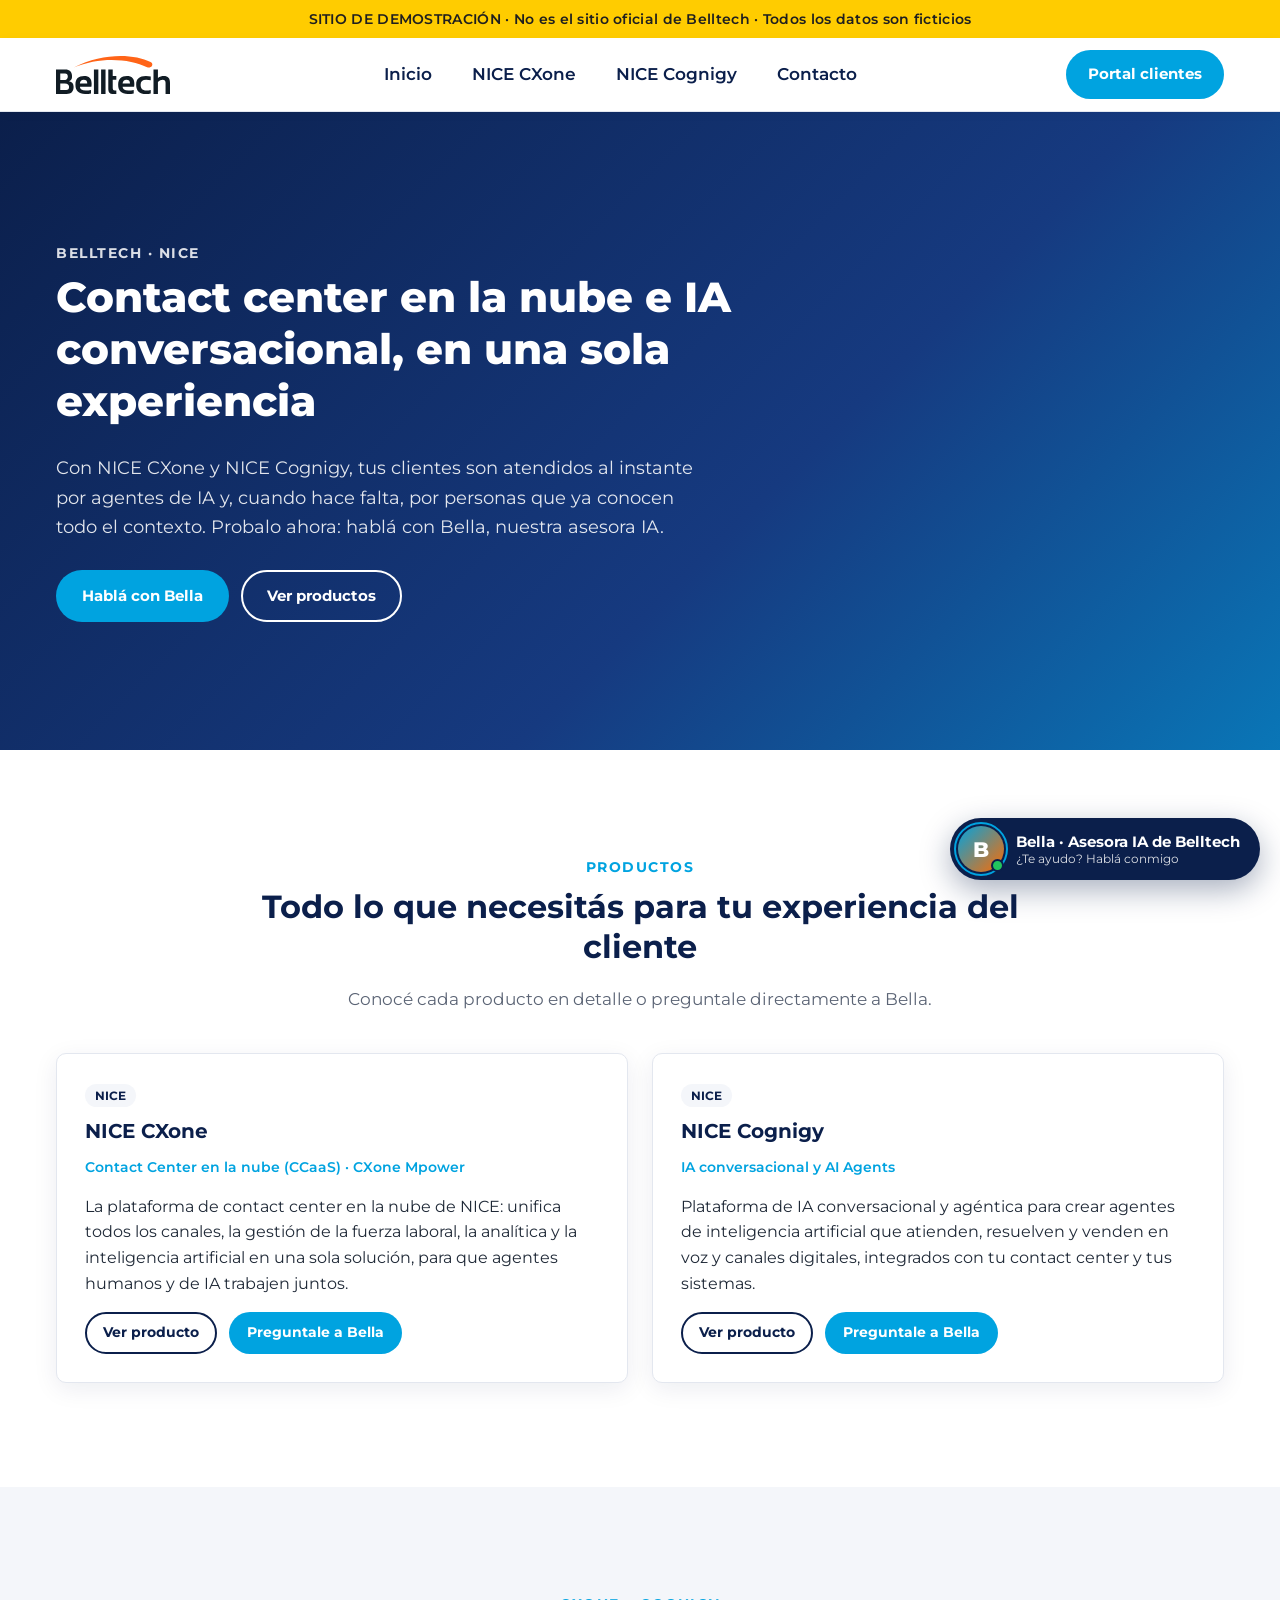
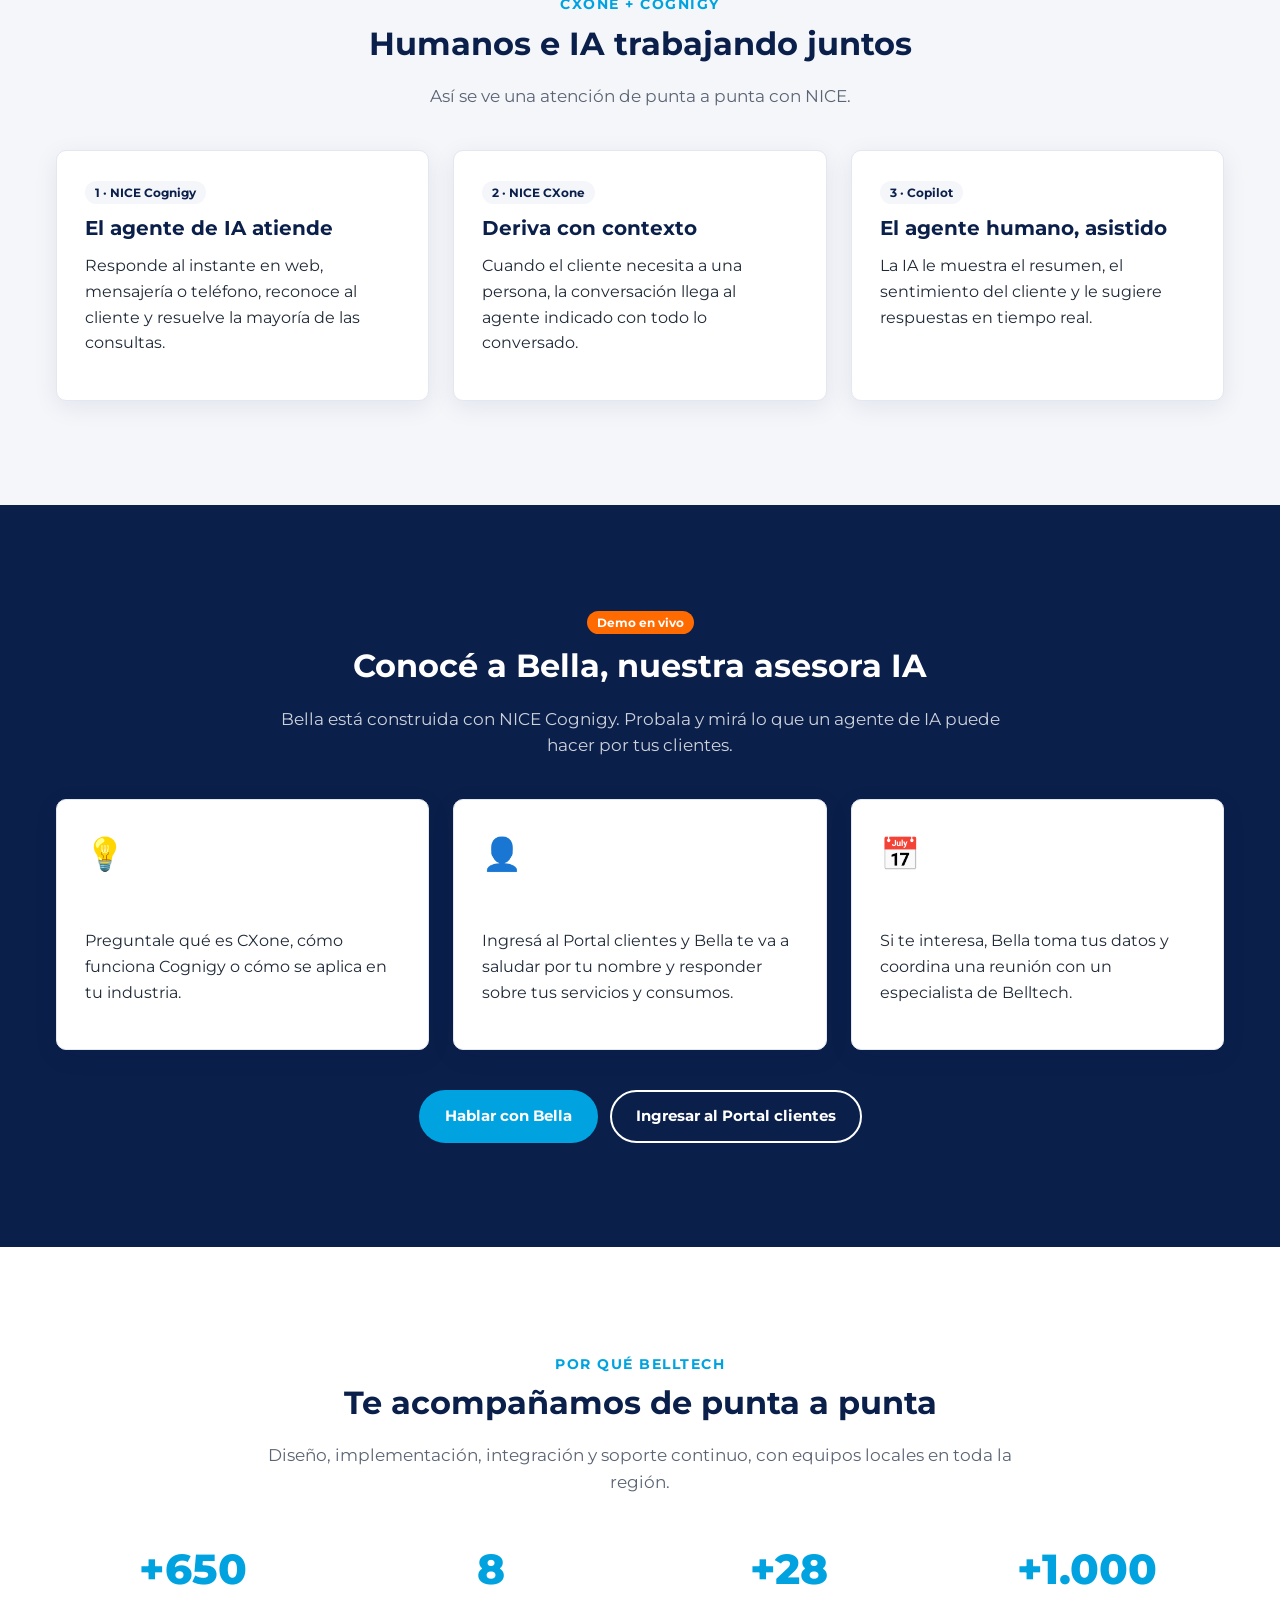
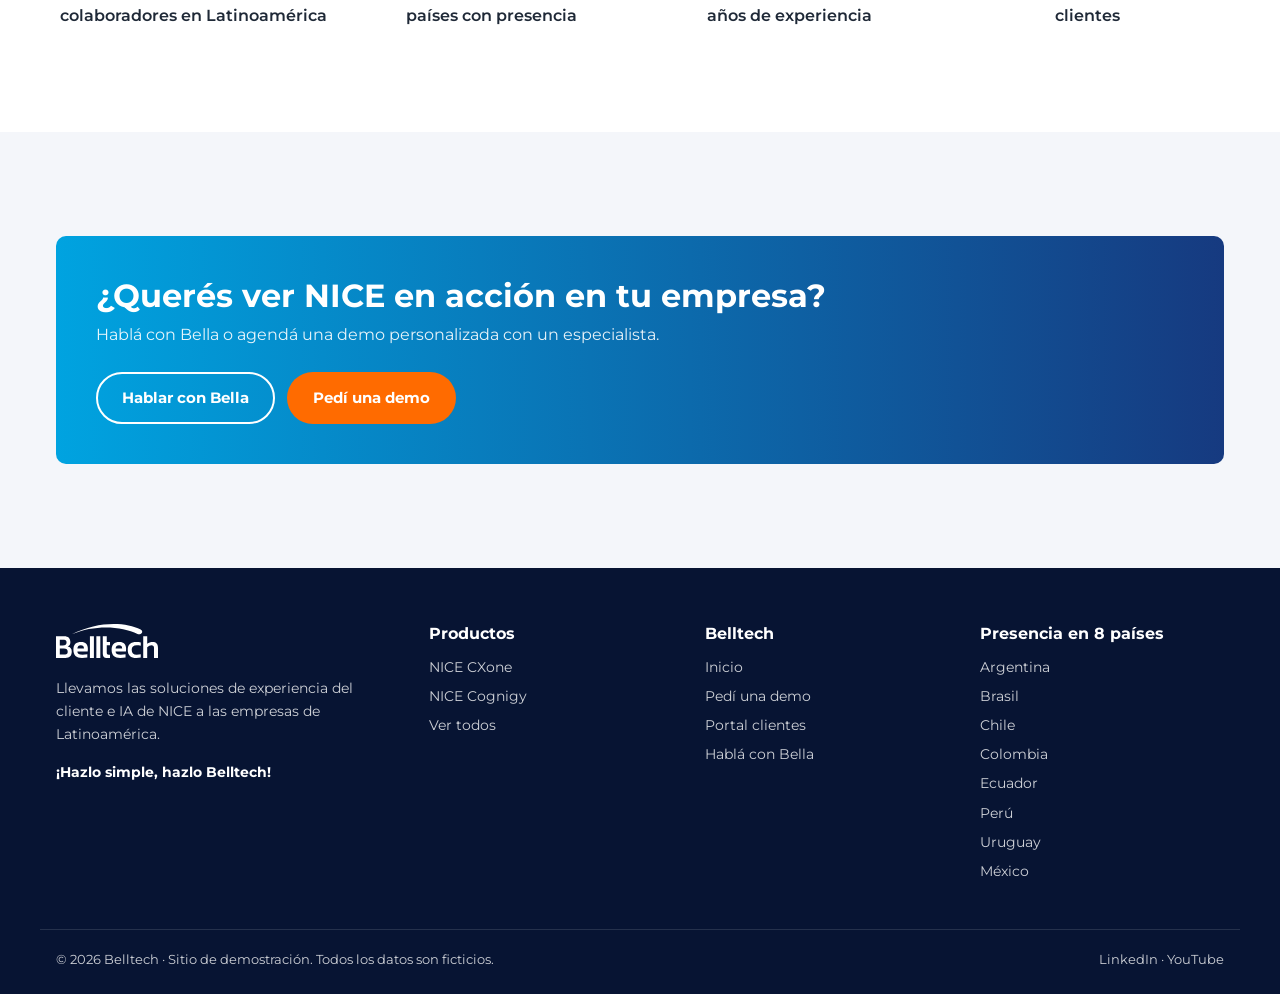
<file: index.html>
<!DOCTYPE html>
<html lang="es">
<head>
  <meta charset="UTF-8">
  <meta name="viewport" content="width=device-width, initial-scale=1.0">
  <!-- Evita que Google indexe la réplica como si fuera el sitio oficial -->
  <meta name="robots" content="noindex, nofollow">
  <title>Belltech | Experiencia del cliente con IA de NICE (Demo)</title>
  <meta name="description" content="Sitio de demostración de Belltech con NICE CXone y NICE Cognigy.">
  <!-- ?v= es la versión: subirla cuando cambie el CSS para evitar la caché -->
  <link rel="stylesheet" href="assets/css/estilos.css?v=5">
</head>
<body>
  <!-- Banner DEMO, encabezado, pie y burbuja del agente IA los inserta assets/js/comun.js -->

  <main>

    <!-- ===================== HERO ===================== -->
    <section class="hero">
      <div class="contenedor">
        <span class="seccion__antetitulo" style="color:#ffffff;opacity:.85;">Belltech · NICE</span>
        <h1>Contact center en la nube e IA conversacional, en una sola experiencia</h1>
        <p>Con NICE CXone y NICE Cognigy, tus clientes son atendidos al instante por agentes de IA y, cuando hace falta, por personas que ya conocen todo el contexto. Probalo ahora: hablá con Bella, nuestra asesora IA.</p>
        <div class="botonera">
          <a class="btn btn--primario" href="#" data-accion="abrir-chat">Hablá con Bella</a>
          <a class="btn btn--claro" href="#productos">Ver productos</a>
        </div>
      </div>
    </section>

    <!-- ===================== PRODUCTOS (desde el catálogo) ===================== -->
    <section class="seccion" id="productos">
      <div class="contenedor">
        <div class="seccion__encabezado">
          <span class="seccion__antetitulo">Productos</span>
          <h2>Todo lo que necesitás para tu experiencia del cliente</h2>
          <p class="seccion__bajada">Conocé cada producto en detalle o preguntale directamente a Bella.</p>
        </div>
        <!-- Las tarjetas las arma assets/js/catalogo.js a partir de catalogo/ -->
        <div id="home-productos">
          <p style="text-align:center;">Cargando productos…</p>
        </div>
      </div>
    </section>

    <!-- ===================== CÓMO FUNCIONAN JUNTOS ===================== -->
    <section class="seccion seccion--suave">
      <div class="contenedor">
        <div class="seccion__encabezado">
          <span class="seccion__antetitulo">CXone + Cognigy</span>
          <h2>Humanos e IA trabajando juntos</h2>
          <p class="seccion__bajada">Así se ve una atención de punta a punta con NICE.</p>
        </div>

        <div class="grilla grilla--3">
          <div class="tarjeta">
            <span class="etiqueta">1 · NICE Cognigy</span>
            <h3 style="margin-top:12px;">El agente de IA atiende</h3>
            <p>Responde al instante en web, mensajería o teléfono, reconoce al cliente y resuelve la mayoría de las consultas.</p>
          </div>
          <div class="tarjeta">
            <span class="etiqueta">2 · NICE CXone</span>
            <h3 style="margin-top:12px;">Deriva con contexto</h3>
            <p>Cuando el cliente necesita a una persona, la conversación llega al agente indicado con todo lo conversado.</p>
          </div>
          <div class="tarjeta">
            <span class="etiqueta">3 · Copilot</span>
            <h3 style="margin-top:12px;">El agente humano, asistido</h3>
            <p>La IA le muestra el resumen, el sentimiento del cliente y le sugiere respuestas en tiempo real.</p>
          </div>
        </div>
      </div>
    </section>

    <!-- ===================== CONOCÉ A BELLA ===================== -->
    <section class="seccion seccion--oscura">
      <div class="contenedor">
        <div class="seccion__encabezado">
          <span class="etiqueta etiqueta--acento">Demo en vivo</span>
          <h2 style="margin-top:12px;">Conocé a Bella, nuestra asesora IA</h2>
          <p class="seccion__bajada">Bella está construida con NICE Cognigy. Probala y mirá lo que un agente de IA puede hacer por tus clientes.</p>
        </div>

        <div class="grilla grilla--3">
          <div class="tarjeta">
            <div class="tarjeta__icono">💡</div>
            <h3>Responde todo sobre NICE</h3>
            <p>Preguntale qué es CXone, cómo funciona Cognigy o cómo se aplica en tu industria.</p>
          </div>
          <div class="tarjeta">
            <div class="tarjeta__icono">👤</div>
            <h3>Te reconoce si sos cliente</h3>
            <p>Ingresá al Portal clientes y Bella te va a saludar por tu nombre y responder sobre tus servicios y consumos.</p>
          </div>
          <div class="tarjeta">
            <div class="tarjeta__icono">📅</div>
            <h3>Agenda una reunión</h3>
            <p>Si te interesa, Bella toma tus datos y coordina una reunión con un especialista de Belltech.</p>
          </div>
        </div>

        <div class="botonera" style="justify-content:center;margin-top:40px;">
          <a class="btn btn--primario" href="#" data-accion="abrir-chat">Hablar con Bella</a>
          <a class="btn btn--claro" href="portal/">Ingresar al Portal clientes</a>
        </div>
      </div>
    </section>

    <!-- ===================== BELLTECH ===================== -->
    <section class="seccion">
      <div class="contenedor">
        <div class="seccion__encabezado">
          <span class="seccion__antetitulo">Por qué Belltech</span>
          <h2>Te acompañamos de punta a punta</h2>
          <p class="seccion__bajada">Diseño, implementación, integración y soporte continuo, con equipos locales en toda la región.</p>
        </div>
        <div class="cifras">
          <div>
            <span class="cifra__numero">+650</span>
            <span class="cifra__texto">colaboradores en Latinoamérica</span>
          </div>
          <div>
            <span class="cifra__numero">8</span>
            <span class="cifra__texto">países con presencia</span>
          </div>
          <div>
            <span class="cifra__numero">+28</span>
            <span class="cifra__texto">años de experiencia</span>
          </div>
          <div>
            <span class="cifra__numero">+1.000</span>
            <span class="cifra__texto">clientes</span>
          </div>
        </div>
      </div>
    </section>

    <!-- ===================== LLAMADO A LA ACCIÓN ===================== -->
    <section class="seccion seccion--suave">
      <div class="contenedor">
        <div class="banda-cta">
          <div>
            <h2>¿Querés ver NICE en acción en tu empresa?</h2>
            <p>Hablá con Bella o agendá una demo personalizada con un especialista.</p>
          </div>
          <div class="botonera">
            <a class="btn btn--claro" href="#" data-accion="abrir-chat">Hablar con Bella</a>
            <a class="btn btn--acento" href="contacto/">Pedí una demo</a>
          </div>
        </div>
      </div>
    </section>

  </main>

  <!-- Orden obligatorio: primero comun.js, después catalogo.js -->
  <!-- ?v= es la versión: subirla cuando cambie el JS para evitar la caché -->
  <script src="assets/js/comun.js?v=5"></script>
  <script src="assets/js/catalogo.js?v=2"></script>
  <script>
    BelltechDemo.renderTarjetasProductos(document.getElementById('home-productos'));
  </script>
</body>
</html>
</file>
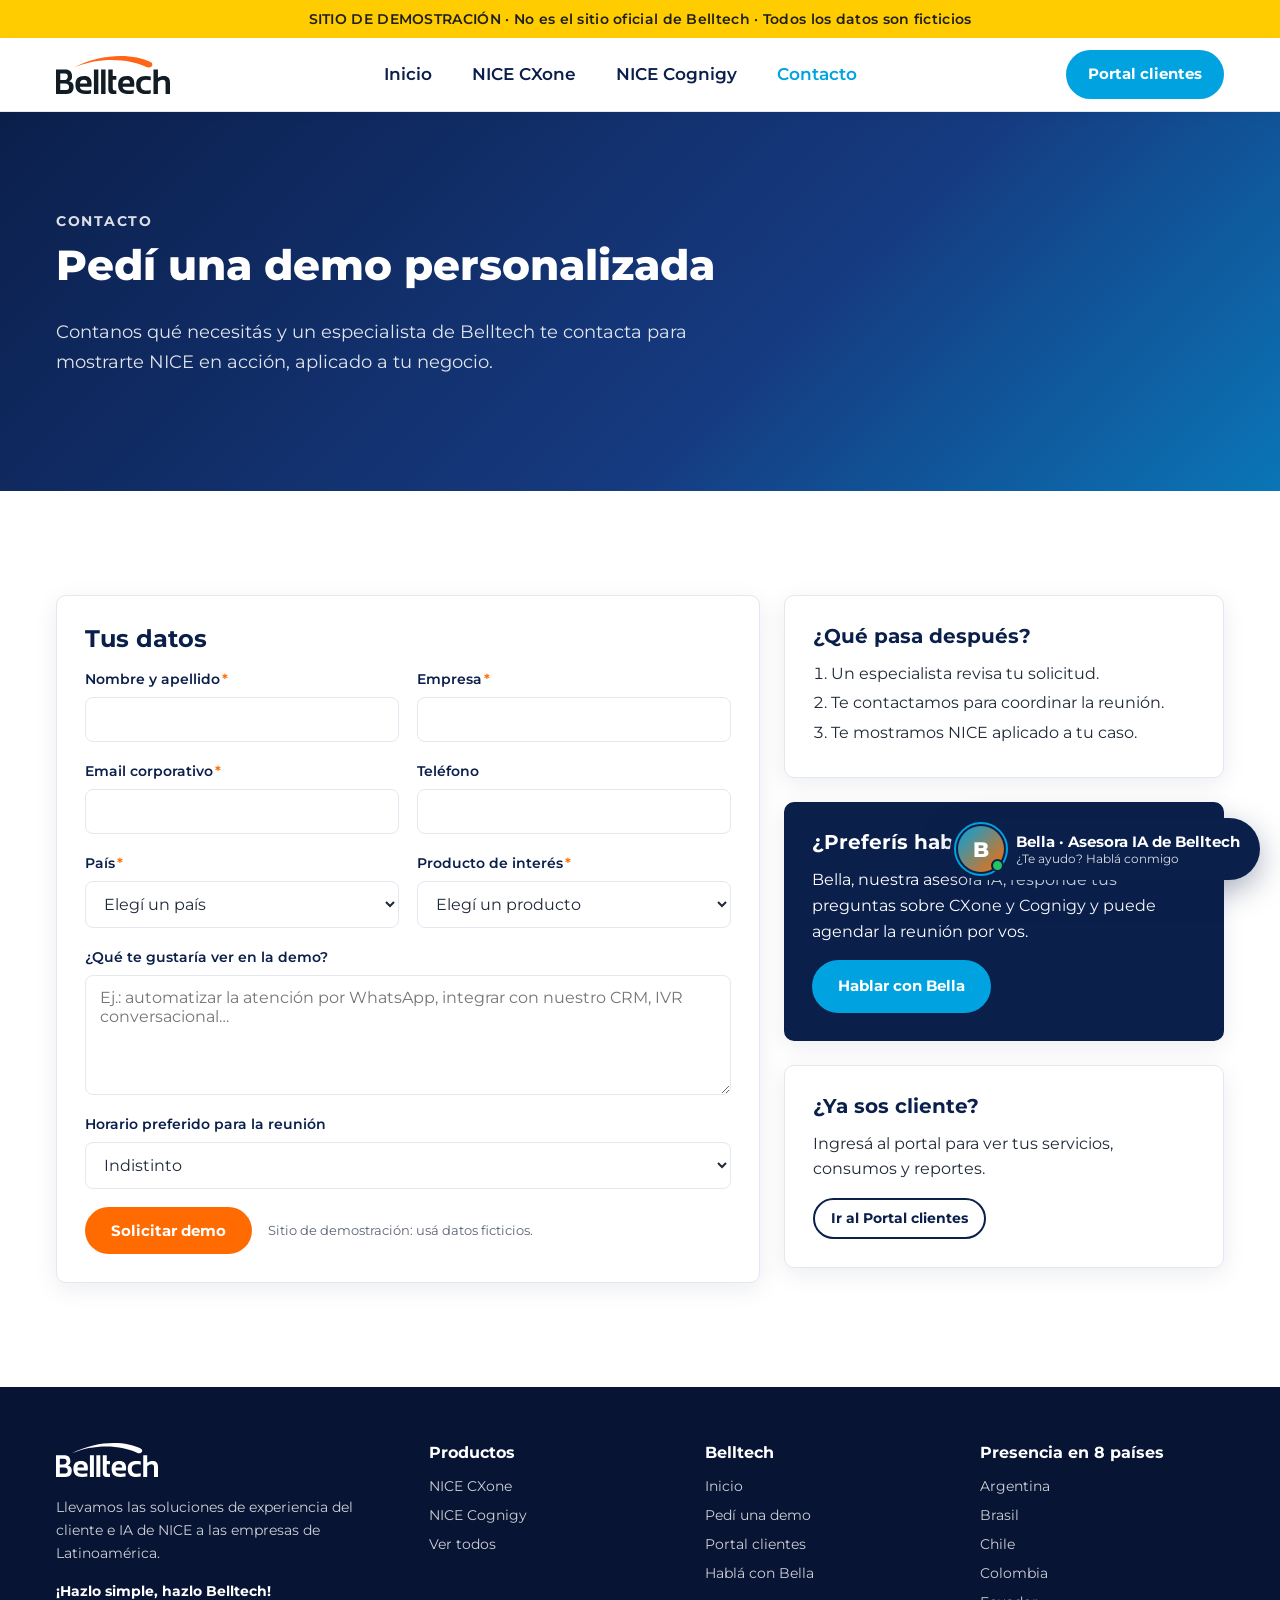
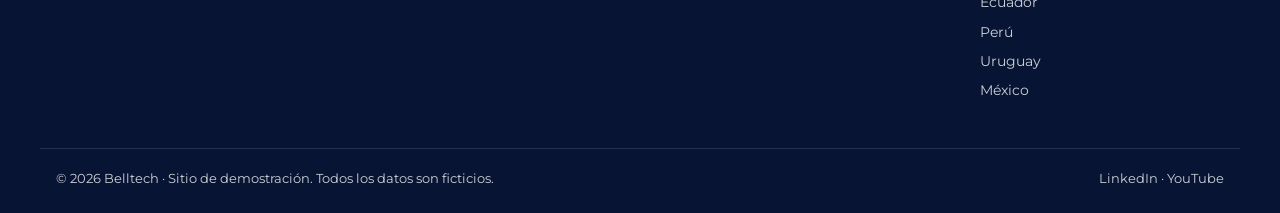
<file: contacto/index.html>
<!DOCTYPE html>
<html lang="es">
<head>
  <meta charset="UTF-8">
  <meta name="viewport" content="width=device-width, initial-scale=1.0">
  <!-- Evita que Google indexe la réplica como si fuera el sitio oficial -->
  <meta name="robots" content="noindex, nofollow">
  <title>Pedí una demo | Belltech (Demo)</title>
  <!-- Página en subcarpeta: los recursos se cargan con ../ -->
  <link rel="stylesheet" href="../assets/css/estilos.css?v=5">
  <link rel="stylesheet" href="../assets/css/formularios.css?v=1">
</head>
<body>
  <!-- Banner DEMO, encabezado, pie y burbuja del agente IA los inserta assets/js/comun.js -->

  <main>

    <!-- ===================== HERO ===================== -->
    <section class="hero" style="padding:64px 0;">
      <div class="contenedor">
        <span class="seccion__antetitulo" style="color:#ffffff;opacity:.85;">Contacto</span>
        <h1>Pedí una demo personalizada</h1>
        <p>Contanos qué necesitás y un especialista de Belltech te contacta para mostrarte NICE en acción, aplicado a tu negocio.</p>
      </div>
    </section>

    <!-- ===================== FORMULARIO + INFO ===================== -->
    <section class="seccion">
      <div class="contenedor">
        <div class="grilla" style="grid-template-columns: 1.6fr 1fr; align-items:start;">

          <!-- Formulario -->
          <div class="tarjeta">
            <h2 style="font-size:1.5rem;">Tus datos</h2>

            <form id="form-contacto" class="formulario" novalidate>
              <div class="formulario__fila">
                <div class="campo">
                  <label for="nombre">Nombre y apellido<span class="obligatorio">*</span></label>
                  <input id="nombre" name="nombre" type="text" autocomplete="name" required>
                </div>
                <div class="campo">
                  <label for="empresa">Empresa<span class="obligatorio">*</span></label>
                  <input id="empresa" name="empresa" type="text" autocomplete="organization" required>
                </div>
              </div>

              <div class="formulario__fila">
                <div class="campo">
                  <label for="email">Email corporativo<span class="obligatorio">*</span></label>
                  <input id="email" name="email" type="email" autocomplete="email" required>
                </div>
                <div class="campo">
                  <label for="telefono">Teléfono</label>
                  <input id="telefono" name="telefono" type="tel" autocomplete="tel">
                </div>
              </div>

              <div class="formulario__fila">
                <div class="campo">
                  <label for="pais">País<span class="obligatorio">*</span></label>
                  <select id="pais" name="pais" required>
                    <option value="">Elegí un país</option>
                  </select>
                </div>
                <div class="campo">
                  <label for="producto">Producto de interés<span class="obligatorio">*</span></label>
                  <select id="producto" name="producto" required>
                    <option value="">Cargando productos…</option>
                  </select>
                </div>
              </div>

              <div class="campo">
                <label for="mensaje">¿Qué te gustaría ver en la demo?</label>
                <textarea id="mensaje" name="mensaje" placeholder="Ej.: automatizar la atención por WhatsApp, integrar con nuestro CRM, IVR conversacional…"></textarea>
              </div>

              <div class="campo">
                <label for="horario">Horario preferido para la reunión</label>
                <select id="horario" name="horario">
                  <option value="">Indistinto</option>
                  <option value="manana">Mañana (9 a 12 h)</option>
                  <option value="mediodia">Mediodía (12 a 15 h)</option>
                  <option value="tarde">Tarde (15 a 18 h)</option>
                </select>
              </div>

              <div id="form-mensaje" class="mensaje" role="status" aria-live="polite"></div>

              <div class="formulario__acciones">
                <button id="form-enviar" class="btn btn--acento" type="submit">Solicitar demo</button>
                <p class="formulario__legal">Sitio de demostración: usá datos ficticios.</p>
              </div>
            </form>
          </div>

          <!-- Información lateral -->
          <div style="display:grid;gap:24px;">
            <div class="tarjeta">
              <h3>¿Qué pasa después?</h3>
              <ol style="padding-left:18px;margin:0;">
                <li>Un especialista revisa tu solicitud.</li>
                <li>Te contactamos para coordinar la reunión.</li>
                <li>Te mostramos NICE aplicado a tu caso.</li>
              </ol>
            </div>

            <div class="tarjeta" style="background:var(--color-primario);color:#ffffff;border:none;">
              <h3 style="color:#ffffff;">¿Preferís hablar ya?</h3>
              <p>Bella, nuestra asesora IA, responde tus preguntas sobre CXone y Cognigy y puede agendar la reunión por vos.</p>
              <a class="btn btn--primario" href="#" data-accion="abrir-chat">Hablar con Bella</a>
            </div>

            <div class="tarjeta">
              <h3>¿Ya sos cliente?</h3>
              <p>Ingresá al portal para ver tus servicios, consumos y reportes.</p>
              <a class="btn btn--secundario btn--chico" href="../portal/">Ir al Portal clientes</a>
            </div>
          </div>

        </div>
      </div>
    </section>

  </main>

  <!-- Página en subcarpeta: el script se carga con ../ -->
  <script src="../assets/js/comun.js?v=5"></script>
  <script>
    (function () {
      'use strict';

      var BD = window.BelltechDemo;

      /* ---------- Configuración ----------
         URL del webhook de n8n que recibe los leads.
         Mientras esté vacía, el formulario solo simula el envío. */
      var WEBHOOK_LEADS = '';

      var form = document.getElementById('form-contacto');
      var selPais = document.getElementById('pais');
      var selProducto = document.getElementById('producto');
      var caja = document.getElementById('form-mensaje');
      var boton = document.getElementById('form-enviar');

      /* ---------- Países (de comun.js) ---------- */
      BD.paises.concat(['Otro']).forEach(function (p) {
        var op = document.createElement('option');
        op.value = p;
        op.textContent = p;
        selPais.appendChild(op);
      });

      /* ---------- Productos (del catálogo) ----------
         Si la URL trae ?producto=cognigy, queda preseleccionado. */
      var preseleccion = new URLSearchParams(window.location.search).get('producto');

      BD.cargarCatalogo()
        .then(function (catalogo) {
          selProducto.innerHTML = '<option value="">Elegí un producto</option>';
          BD.listarProductos(catalogo).forEach(function (it) {
            var op = document.createElement('option');
            op.value = it.marca.id + '/' + it.producto.id;
            op.textContent = it.producto.nombre;
            if (it.producto.id === preseleccion) op.selected = true;
            selProducto.appendChild(op);
          });
          var otro = document.createElement('option');
          otro.value = 'varios';
          otro.textContent = 'Más de uno / No estoy seguro';
          selProducto.appendChild(otro);
        })
        .catch(function () {
          selProducto.innerHTML =
            '<option value="">Elegí un producto</option>' +
            '<option value="varios">Más de uno / No estoy seguro</option>';
        });

      /* ---------- Mensajes ---------- */
      function mostrarMensaje(tipo, texto) {
        caja.className = 'mensaje mensaje--visible mensaje--' + tipo;
        caja.textContent = texto;
      }

      /* ---------- Validación ---------- */
      function validar() {
        var valido = true;
        Array.prototype.forEach.call(form.querySelectorAll('[required]'), function (campo) {
          var contenedor = campo.closest('.campo');
          var ok = campo.value.trim() !== '' && campo.checkValidity();
          contenedor.classList.toggle('campo--error', !ok);
          if (!ok) valido = false;
        });
        return valido;
      }

      /* ---------- Envío ---------- */
      form.addEventListener('submit', function (e) {
        e.preventDefault();

        if (!validar()) {
          mostrarMensaje('error', 'Revisá los campos marcados: son obligatorios o tienen un formato inválido.');
          return;
        }

        var datos = {
          nombre: form.nombre.value.trim(),
          empresa: form.empresa.value.trim(),
          email: form.email.value.trim(),
          telefono: form.telefono.value.trim(),
          pais: form.pais.value,
          producto: form.producto.value,
          mensaje: form.mensaje.value.trim(),
          horario: form.horario.value,
          origen: 'formulario-web',
          pagina: window.location.href,
          fecha: new Date().toISOString()
        };

        boton.disabled = true;
        boton.textContent = 'Enviando…';

        var envio = WEBHOOK_LEADS
          ? fetch(WEBHOOK_LEADS, {
              method: 'POST',
              headers: { 'Content-Type': 'application/json' },
              body: JSON.stringify(datos)
            }).then(function (r) {
              if (!r.ok) throw new Error('Error ' + r.status);
            })
          : new Promise(function (resolver) {
              console.info('[Demo] Lead simulado (sin webhook configurado):', datos);
              setTimeout(resolver, 800);
            });

        envio
          .then(function () {
            mostrarMensaje(
              'ok',
              '¡Gracias, ' + datos.nombre.split(' ')[0] + '! Recibimos tu solicitud. Un especialista de Belltech te va a contactar a ' + datos.email + '.'
            );
            form.reset();
            Array.prototype.forEach.call(form.querySelectorAll('.campo--error'), function (c) {
              c.classList.remove('campo--error');
            });
          })
          .catch(function (err) {
            console.error(err);
            mostrarMensaje('error', 'No pudimos enviar tu solicitud. Probá de nuevo o hablá con Bella.');
          })
          .then(function () {
            boton.disabled = false;
            boton.textContent = 'Solicitar demo';
          });
      });
    })();
  </script>
</body>
</html>
</file>
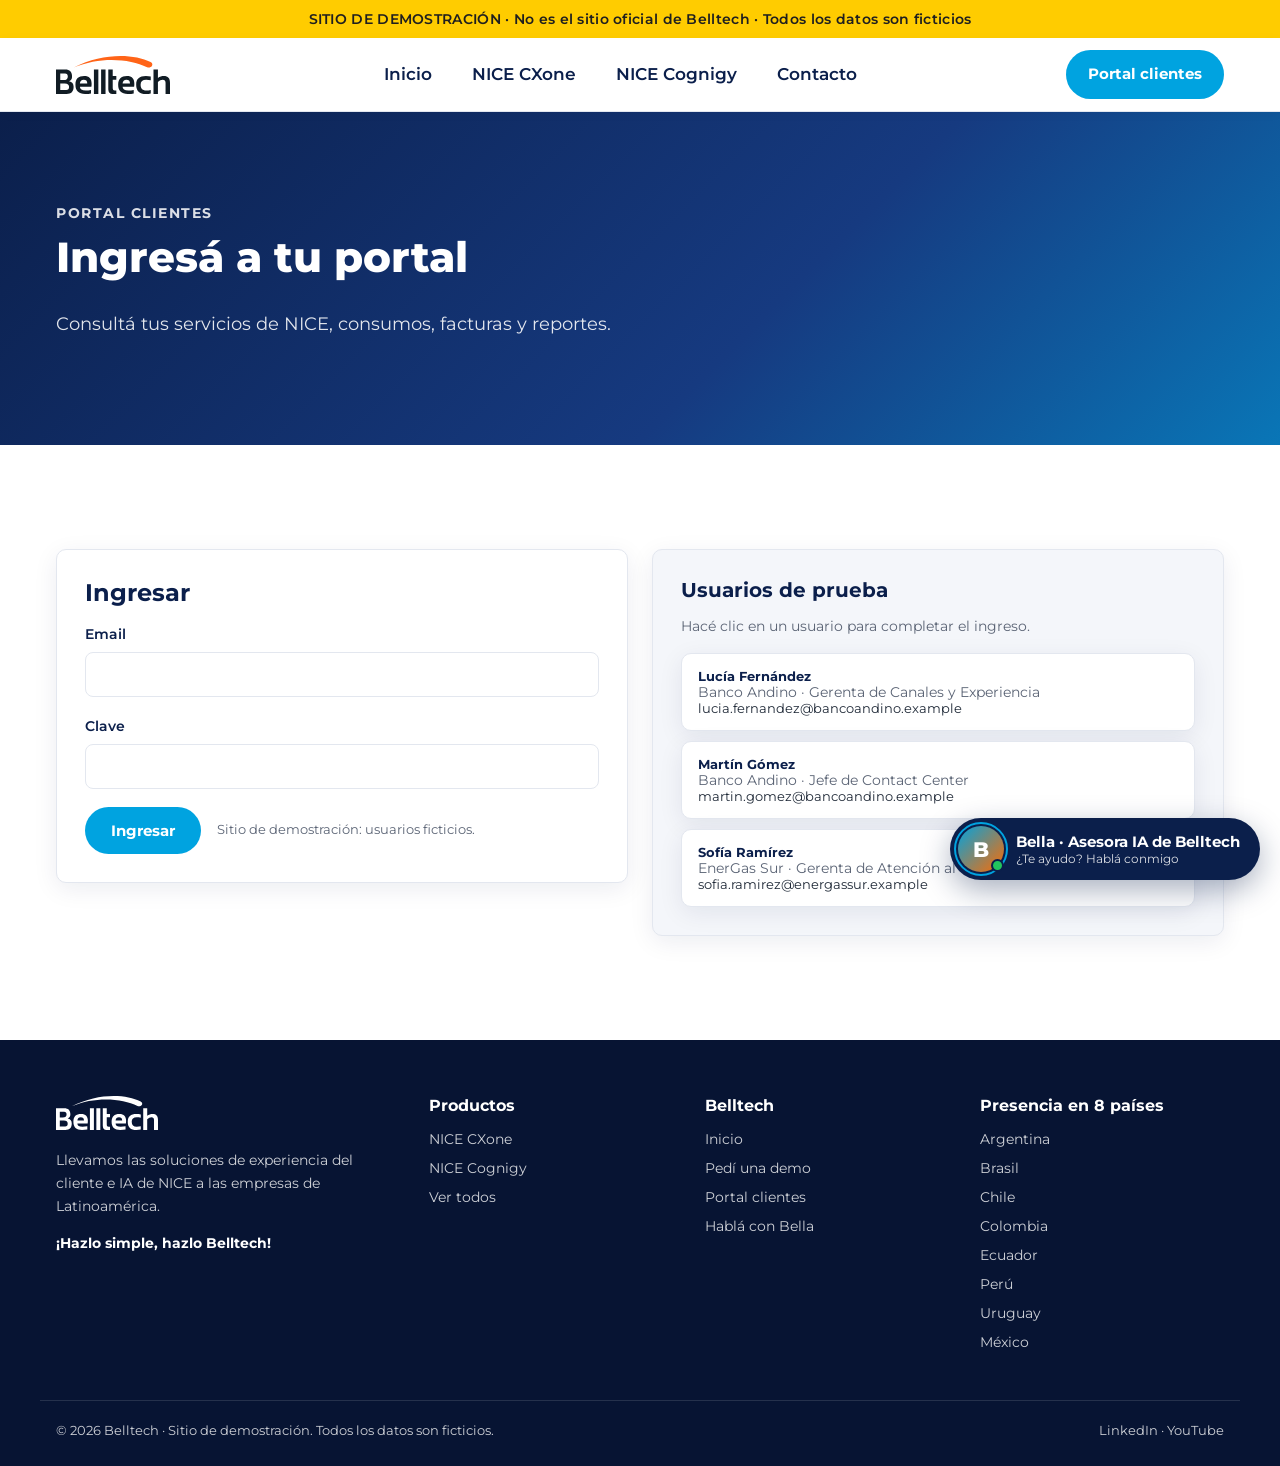
<file: portal/index.html>
<!DOCTYPE html>
<html lang="es">
<head>
  <meta charset="UTF-8">
  <meta name="viewport" content="width=device-width, initial-scale=1.0">
  <!-- Evita que Google indexe la réplica como si fuera el sitio oficial -->
  <meta name="robots" content="noindex, nofollow">
  <title>Portal clientes | Belltech (Demo)</title>
  <!-- Página en subcarpeta: los recursos se cargan con ../ -->
  <link rel="stylesheet" href="../assets/css/estilos.css?v=5">
  <link rel="stylesheet" href="../assets/css/formularios.css?v=1">
  <link rel="stylesheet" href="../assets/css/portal.css?v=1">
</head>
<body>
  <!-- Banner DEMO, encabezado, pie y burbuja del agente IA los inserta assets/js/comun.js -->
  <!-- El login y el panel los maneja assets/js/portal.js -->

  <main>

    <!-- ===================== HERO ===================== -->
    <section class="hero" style="padding:56px 0;">
      <div class="contenedor">
        <span class="seccion__antetitulo" style="color:#ffffff;opacity:.85;">Portal clientes</span>
        <h1 id="portal-titulo">Portal clientes</h1>
        <p id="portal-bajada"></p>
      </div>
    </section>

    <!-- ===================== VISTA: LOGIN ===================== -->
    <div id="vista-login" hidden>
      <section class="seccion">
        <div class="contenedor">
          <div class="grilla" style="grid-template-columns: 1fr 1fr; align-items:start;">

            <!-- Formulario de ingreso -->
            <div class="tarjeta">
              <h2 style="font-size:1.5rem;">Ingresar</h2>
              <form id="form-login" class="formulario" novalidate>
                <div class="campo">
                  <label for="email">Email</label>
                  <input id="email" name="email" type="email" autocomplete="username" required>
                </div>
                <div class="campo">
                  <label for="clave">Clave</label>
                  <input id="clave" name="clave" type="password" autocomplete="current-password" required>
                </div>

                <div id="login-mensaje" class="mensaje" role="status" aria-live="polite"></div>

                <div class="formulario__acciones">
                  <button id="login-enviar" class="btn btn--primario" type="submit">Ingresar</button>
                  <p class="formulario__legal">Sitio de demostración: usuarios ficticios.</p>
                </div>
              </form>
            </div>

            <!-- Usuarios de prueba -->
            <div class="tarjeta" style="background:var(--color-fondo-suave);">
              <h3>Usuarios de prueba</h3>
              <p style="font-size:.9rem;color:var(--color-texto-suave);">Hacé clic en un usuario para completar el ingreso.</p>
              <div id="usuarios-demo" style="display:grid;gap:10px;">
                <p>Cargando…</p>
              </div>
            </div>

          </div>
        </div>
      </section>
    </div>

    <!-- ===================== VISTA: PANEL ===================== -->
    <div id="vista-panel" hidden></div>

  </main>

  <!-- Orden obligatorio: primero comun.js, después portal.js -->
  <script src="../assets/js/comun.js?v=6"></script>
  <script src="../assets/js/portal.js?v=2"></script>
</body>
</html>
</file>
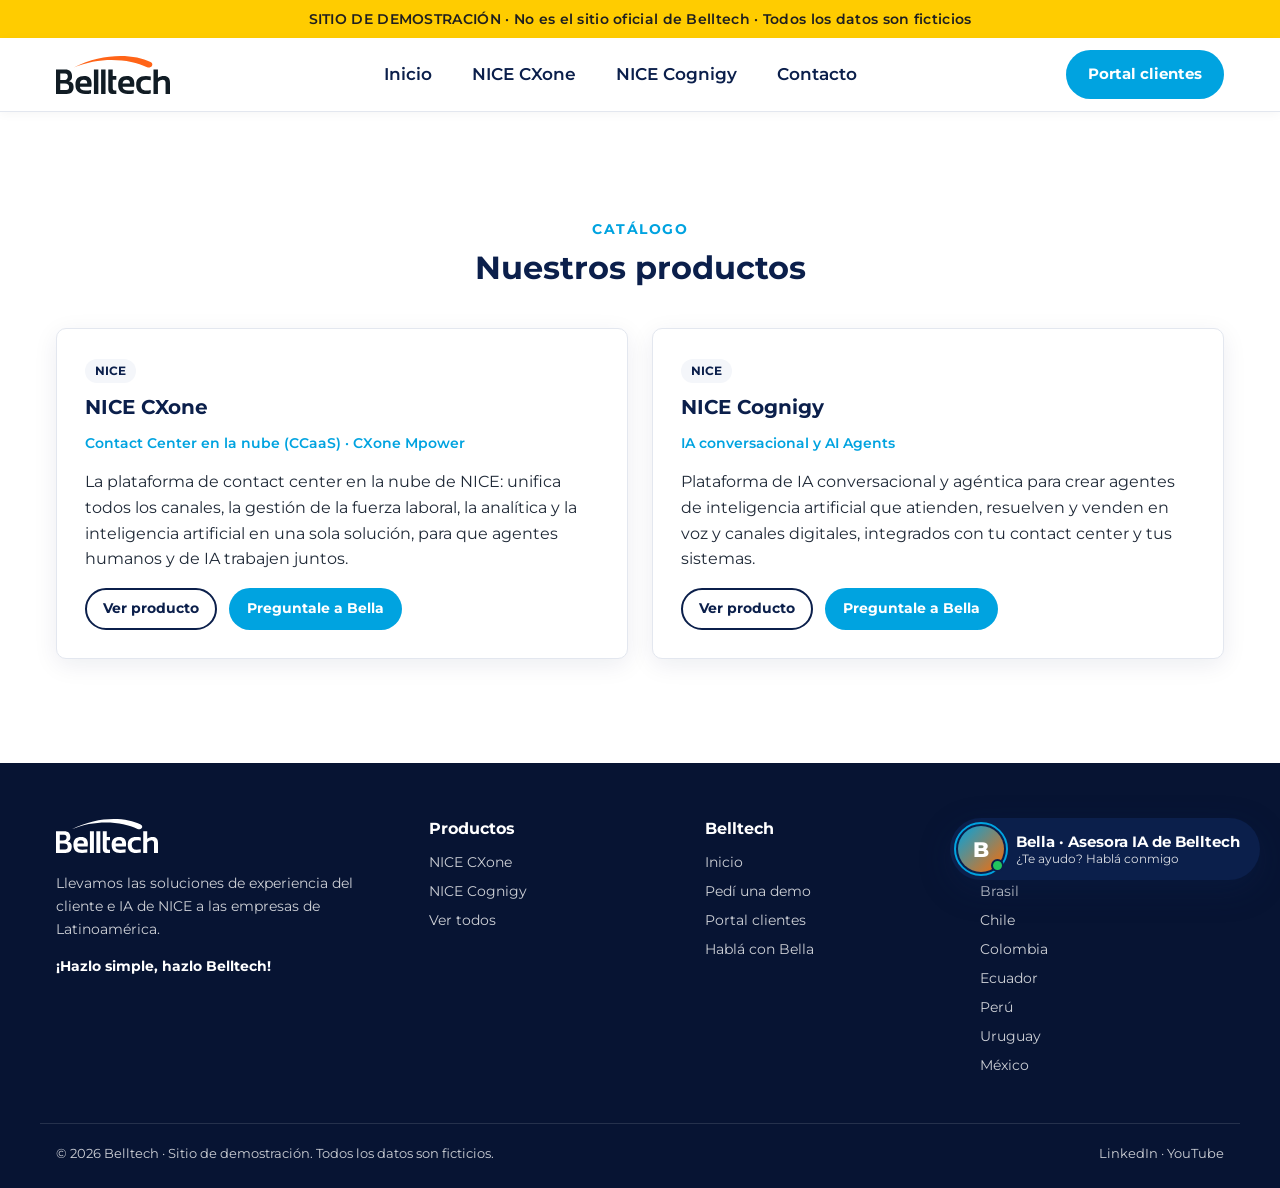
<file: producto/index.html>
<!DOCTYPE html>
<html lang="es">
<head>
  <meta charset="UTF-8">
  <meta name="viewport" content="width=device-width, initial-scale=1.0">
  <!-- Evita que Google indexe la réplica como si fuera el sitio oficial -->
  <meta name="robots" content="noindex, nofollow">
  <title>Producto | Belltech (Demo)</title>
  <!-- Página en subcarpeta: los recursos se cargan con ../ -->
  <link rel="stylesheet" href="../assets/css/estilos.css?v=4">
</head>
<body>
  <!-- Banner DEMO, encabezado, pie y burbuja del agente IA los inserta assets/js/comun.js -->
  <!-- El contenido lo arma assets/js/catalogo.js a partir de los JSON de catalogo/ -->

  <main id="producto-contenido"></main>

  <!-- Orden obligatorio: primero comun.js, después catalogo.js -->
  <script src="../assets/js/comun.js?v=4"></script>
  <script src="../assets/js/catalogo.js?v=2"></script>
  <script>
    BelltechDemo.renderProducto(document.getElementById('producto-contenido'));
  </script>
</body>
</html>
</file>
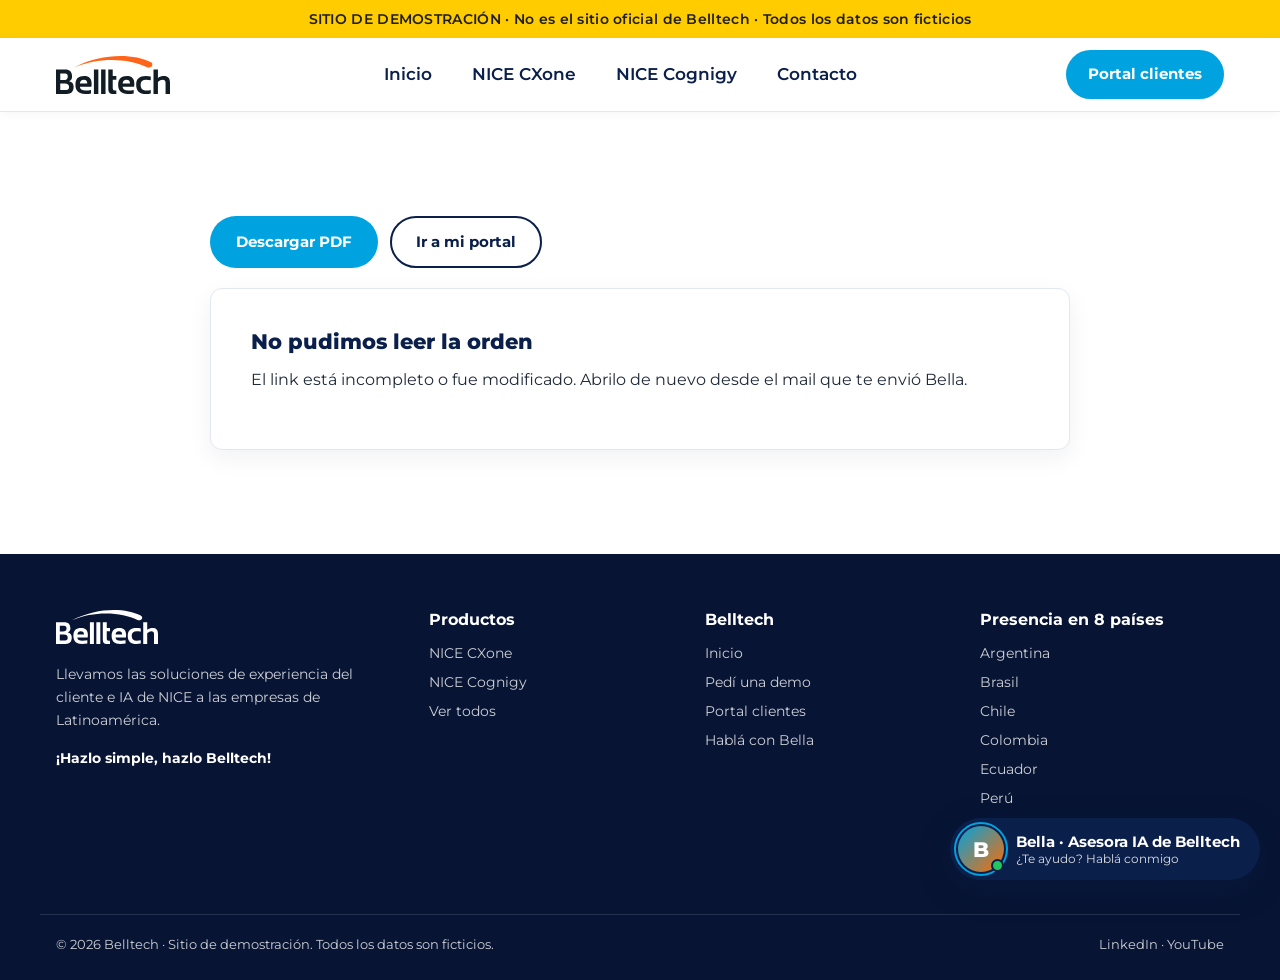
<file: propuesta/index.html>
<!DOCTYPE html>
<html lang="es">
<head>
  <!-- =========================================================
       Belltech Demo - Orden de ampliación de licencias (H9)
       Ruta: belltech-demo/propuesta/index.html
       La abre el link del mail que envía Bella cuando el cliente
       confirma una ampliación. Los datos vienen en la dirección:
         propuesta/#d=<JSON codificado con encodeURIComponent>
       El botón "Descargar PDF" usa la impresión del navegador
       (Guardar como PDF). Documento de demostración: no es una factura.
       ========================================================= -->
  <meta charset="UTF-8">
  <meta name="viewport" content="width=device-width, initial-scale=1.0">
  <title>Orden de ampliación de licencias | Belltech Demo</title>
  <meta name="robots" content="noindex">
  <link rel="stylesheet" href="../assets/css/estilos.css?v=5">
  <style>
    .orden {
      max-width: 860px;
      margin: 0 auto;
      background: #fff;
      border: 1px solid #e3e8f0;
      border-radius: 12px;
      padding: 40px;
      box-shadow: 0 8px 24px rgba(11, 31, 75, 0.06);
    }
    .orden__encabezado {
      display: flex;
      justify-content: space-between;
      align-items: flex-start;
      gap: 24px;
      flex-wrap: wrap;
      border-bottom: 3px solid var(--color-primario);
      padding-bottom: 20px;
      margin-bottom: 24px;
    }
    .orden__encabezado img { height: 40px; }
    .orden__titulo { text-align: right; }
    .orden__titulo h1 { font-size: 1.4rem; margin: 0 0 6px; color: var(--color-primario); }
    .orden__titulo p { margin: 0; font-size: .9rem; color: #5b6475; }
    .orden__partes {
      display: grid;
      grid-template-columns: 1fr 1fr;
      gap: 16px 32px;
      margin-bottom: 24px;
      font-size: .92rem;
    }
    .orden__partes h2 {
      font-size: .78rem;
      text-transform: uppercase;
      letter-spacing: .06em;
      color: #5b6475;
      margin: 0 0 6px;
    }
    .orden__partes p { margin: 0; line-height: 1.5; }
    .orden table { width: 100%; border-collapse: collapse; font-size: .92rem; }
    .orden th, .orden td { padding: 10px 8px; border-bottom: 1px solid #e3e8f0; text-align: left; }
    .orden th { background: #f4f6fa; color: var(--color-primario); font-size: .8rem; text-transform: uppercase; letter-spacing: .04em; }
    .orden .num { text-align: right; white-space: nowrap; }
    .orden .descuento td { color: #15803d; }
    .orden .total td { font-weight: 700; font-size: 1.05rem; color: var(--color-primario); border-top: 2px solid var(--color-primario); }
    .orden .delta td { font-weight: 600; background: #fff7ed; }
    .orden__nota {
      margin-top: 24px;
      font-size: .82rem;
      color: #5b6475;
      line-height: 1.5;
      border-top: 1px dashed #cbd2de;
      padding-top: 14px;
    }
    .orden__sello {
      display: inline-block;
      margin-top: 8px;
      padding: 4px 10px;
      border: 2px solid #15803d;
      color: #15803d;
      border-radius: 6px;
      font-weight: 700;
      font-size: .85rem;
      letter-spacing: .04em;
    }
    .orden-acciones { max-width: 860px; margin: 0 auto 20px; display: flex; gap: 12px; flex-wrap: wrap; }
    @media (max-width: 640px) {
      .orden { padding: 22px 16px; }
      .orden__partes { grid-template-columns: 1fr; }
      .orden__titulo { text-align: left; }
    }
    @page { size: A4; margin: 14mm; }
    @media print {
      .zona-superior, #pie-demo, .pie, #burbuja-agente, #aviso-flotante,
      .orden-acciones, [id^="cognigy"], .webchat-root, .webchat-toggle-button { display: none !important; }
      body { background: #fff !important; }
      .seccion { padding: 0 !important; }
      .orden { border: none; box-shadow: none; padding: 0; max-width: none; }
    }
  </style>
</head>
<body>

  <main>
    <section class="seccion">
      <div class="contenedor">
        <div class="orden-acciones">
          <button id="boton-pdf" class="btn btn--primario" type="button">Descargar PDF</button>
          <a class="btn btn--secundario" href="../portal/">Ir a mi portal</a>
        </div>
        <div id="orden-contenido" class="orden">
          <p>Cargando la orden…</p>
        </div>
      </div>
    </section>
  </main>

  <script src="../assets/js/comun.js?v=6"></script>
  <script>
    (function () {
      'use strict';

      var BD = window.BelltechDemo;
      var esc = BD.esc;
      var contenedor = document.getElementById('orden-contenido');

      function numero(n, decimales) {
        return new Intl.NumberFormat('es-AR', {
          minimumFractionDigits: decimales || 0,
          maximumFractionDigits: decimales || 0
        }).format(Number(n) || 0);
      }

      function dinero(n, moneda) {
        return (moneda || 'USD') + ' ' + numero(n, 2);
      }

      // Lee los datos de la dirección: #d=<JSON>
      function leerDatos() {
        var hash = window.location.hash || '';
        var i = hash.indexOf('d=');
        if (i === -1) return null;
        try {
          var d = JSON.parse(decodeURIComponent(hash.slice(i + 2)));
          return d && typeof d === 'object' ? d : null;
        } catch (e) {
          return null;
        }
      }

      function mostrarError() {
        contenedor.innerHTML =
          '<h1 style="font-size:1.3rem;">No pudimos leer la orden</h1>' +
          '<p>El link está incompleto o fue modificado. Abrilo de nuevo desde el mail que te envió Bella.</p>';
      }

      var d = leerDatos();
      if (!d || !d.orden) {
        mostrarError();
      } else {
        var moneda = d.moneda || 'USD';
        var licAnt = Number(d.licenciasAnteriores) || 0;
        var licAdd = Number(d.licenciasAdicionales) || 0;
        var licNuevas = Number(d.licenciasNuevas) || (licAnt + licAdd);
        var precio = Number(d.precioUnitario) || 0;
        var desc = Number(d.descuento) || 0;
        var costoAnt = Number(d.costoAnterior) || 0;
        var bruto = licAdd * precio;
        var ahorro = Number(d.ahorroMensual) || Math.round(bruto * desc) / 100;
        var costoAdd = Number(d.costoAdicional) || (bruto - ahorro);
        var costoNuevo = Number(d.costoMensualNuevo) || (costoAnt + costoAdd);
        var unidad = d.unidad || 'licencias';

        document.title = 'Orden ' + d.orden + ' | Belltech Demo';

        contenedor.innerHTML =
          '<div class="orden__encabezado">' +
          '  <img src="' + esc(BD.logo.color) + '" alt="Belltech">' +
          '  <div class="orden__titulo">' +
          '    <h1>Orden de ampliación de licencias</h1>' +
          '    <p>Nº <strong>' + esc(d.orden) + '</strong></p>' +
          '    <p>Fecha: ' + esc(d.fecha || '') + '</p>' +
          '    <span class="orden__sello">APROBADA POR EL CLIENTE</span>' +
          '  </div>' +
          '</div>' +

          '<div class="orden__partes">' +
          '  <div><h2>Cliente</h2><p><strong>' + esc(d.empresa || '') + '</strong><br>' +
               esc(d.contacto || '') + '<br>' + esc(d.email || '') + '</p></div>' +
          '  <div><h2>Proveedor</h2><p><strong>Belltech</strong><br>Ejecutivo de cuenta: ' +
               esc(d.ejecutivo || '') + '<br>Negociado y cerrado por Bella (NICE Cognigy)</p></div>' +
          '</div>' +

          '<table>' +
          '  <thead><tr><th>Concepto</th><th class="num">Cantidad</th><th class="num">Precio unitario</th><th class="num">Subtotal mensual</th></tr></thead>' +
          '  <tbody>' +
          '    <tr><td>' + esc(d.productoNombre || '') + ' · ' + esc(unidad) + ' actuales</td>' +
          '      <td class="num">' + numero(licAnt) + '</td><td class="num">' + dinero(precio, moneda) + '</td>' +
          '      <td class="num">' + dinero(costoAnt, moneda) + '</td></tr>' +
          '    <tr><td>' + esc(d.productoNombre || '') + ' · ' + esc(unidad) + ' adicionales</td>' +
          '      <td class="num">' + numero(licAdd) + '</td><td class="num">' + dinero(precio, moneda) + '</td>' +
          '      <td class="num">' + dinero(bruto, moneda) + '</td></tr>' +
          (desc > 0
            ? '    <tr class="descuento"><td>Descuento negociado sobre ' + esc(unidad) + ' adicionales (' + numero(desc, 0) + '%)</td>' +
              '      <td class="num"></td><td class="num"></td><td class="num">− ' + dinero(ahorro, moneda) + '</td></tr>'
            : '') +
          '    <tr class="total"><td>Nuevo abono mensual (' + numero(licNuevas) + ' ' + esc(unidad) + ')</td>' +
          '      <td class="num"></td><td class="num"></td><td class="num">' + dinero(costoNuevo, moneda) + '</td></tr>' +
          '    <tr class="delta"><td>Diferencia mensual respecto del abono actual</td>' +
          '      <td class="num"></td><td class="num"></td><td class="num">+ ' + dinero(costoNuevo - costoAnt, moneda) + '</td></tr>' +
          '  </tbody>' +
          '</table>' +

          '<p class="orden__nota">' +
          'Las nuevas licencias quedan habilitadas desde la fecha de esta orden y se facturan a partir del próximo período. ' +
          'Valores mensuales sin impuestos. ' +
          '<strong>Documento de demostración con datos ficticios: no es una factura ni tiene validez comercial.</strong>' +
          '</p>';
      }

      document.getElementById('boton-pdf').addEventListener('click', function () {
        window.print();
      });
    })();
  </script>
</body>
</html>
</file>
<file: assets/css/estilos.css>
/* =========================================================
   Belltech Demo - Estilos globales
   Ruta: belltech-demo/assets/css/estilos.css
   Todas las páginas usan este archivo.
   ========================================================= */

@import url("https://fonts.googleapis.com/css2?family=Montserrat:wght@400;500;600;700;800&display=swap");

/* ---------- Variables (colores y medidas centralizadas) ---------- */
:root {
  --color-primario: #0b1f4b;
  --color-primario-claro: #163a80;
  --color-secundario: #00a3e0;
  --color-acento: #ff6b00;
  --color-texto: #1f2937;
  --color-texto-suave: #5b6475;
  --color-fondo: #ffffff;
  --color-fondo-suave: #f4f6fa;
  --color-borde: #e3e7ef;
  --color-blanco: #ffffff;
  --color-en-linea: #22c55e;

  --color-banner-fondo: #ffcc00;
  --color-banner-texto: #1f1f1f;

  --fuente-base: "Montserrat", "Segoe UI", Roboto, Helvetica, Arial, sans-serif;
  --ancho-maximo: 1200px;
  --radio: 10px;
  --sombra: 0 6px 24px rgba(11, 31, 75, 0.08);
  --transicion: 0.2s ease;
}

/* ---------- Base ---------- */
*,
*::before,
*::after {
  box-sizing: border-box;
}

html,
body {
  margin: 0;
  padding: 0;
}

html {
  scroll-behavior: smooth;
}

body {
  font-family: var(--fuente-base);
  color: var(--color-texto);
  background: var(--color-fondo);
  line-height: 1.6;
  font-size: 16px;
}

img {
  max-width: 100%;
  height: auto;
}

a {
  color: var(--color-secundario);
  text-decoration: none;
}

a:hover {
  text-decoration: underline;
}

h1,
h2,
h3,
h4 {
  color: var(--color-primario);
  line-height: 1.25;
  margin: 0 0 0.6em;
}

h1 { font-size: 2.6rem; font-weight: 800; }
h2 { font-size: 2rem; font-weight: 700; }
h3 { font-size: 1.25rem; font-weight: 700; }

p {
  margin: 0 0 1em;
}

/* ---------- Zona superior fija (banner DEMO + encabezado) ---------- */
.zona-superior {
  position: sticky;
  top: 0;
  z-index: 1000;
}

/* ---------- Banner DEMO ---------- */
#banner-demo {
  width: 100%;
  padding: 8px 16px;
  background: var(--color-banner-fondo);
  color: var(--color-banner-texto);
  font-size: 14px;
  font-weight: 600;
  text-align: center;
  letter-spacing: 0.3px;
}

/* ---------- Encabezado ---------- */
.encabezado {
  background: var(--color-blanco);
  border-bottom: 1px solid var(--color-borde);
  box-shadow: 0 2px 10px rgba(0, 0, 0, 0.04);
}

.encabezado__interior {
  max-width: var(--ancho-maximo);
  margin: 0 auto;
  padding: 12px 16px;
  display: flex;
  align-items: center;
  justify-content: space-between;
  gap: 16px;
}

.encabezado__logo {
  display: flex;
  align-items: center;
}

.encabezado__logo img {
  height: 38px;
  width: auto;
  display: block;
}

.logo-texto {
  font-size: 1.5rem;
  font-weight: 800;
  color: var(--color-primario);
}

/* El menú ocupa todo el espacio entre el logo y el borde derecho */
.nav {
  flex: 1;
  display: flex;
  align-items: center;
  gap: 12px;
}

/* Centrado de los links: el primer link y el botón Portal tienen
   margen automático a la izquierda, y el espacio libre se reparte
   en partes iguales. Así los links quedan en el centro y el
   botón Portal queda pegado a la derecha. */
.nav > :first-child {
  margin-left: auto;
}

.nav__portal {
  margin-left: auto;
}

.nav__enlace {
  padding: 8px 14px;
  border-radius: 6px;
  color: var(--color-primario);
  font-weight: 600;
  font-size: 1.05rem;
  transition: background var(--transicion), color var(--transicion);
}

.nav__enlace:hover {
  background: var(--color-fondo-suave);
  text-decoration: none;
}

/* Sin recuadro de foco al hacer clic con el mouse (se mantiene con teclado) */
.nav__enlace:focus:not(:focus-visible),
.btn:focus:not(:focus-visible) {
  outline: none;
}

.nav__enlace:focus-visible,
.btn:focus-visible {
  outline: 3px solid var(--color-secundario);
  outline-offset: 2px;
}

.nav__enlace--activo {
  color: var(--color-secundario);
}

.nav__enlace--destacado {
  color: var(--color-secundario);
}

.nav__enlace--destacado::after {
  content: "NUEVO";
  margin-left: 6px;
  padding: 1px 6px;
  border-radius: 4px;
  background: var(--color-acento);
  color: var(--color-blanco);
  font-size: 0.65rem;
  font-weight: 700;
  vertical-align: middle;
}

/* Botón Portal clientes: un poco más grande que un botón chico normal */
.nav__portal.btn--chico {
  padding: 10px 20px;
  font-size: 0.95rem;
}

.menu-toggle {
  display: none;
  background: none;
  border: 1px solid var(--color-borde);
  border-radius: 6px;
  padding: 6px 10px;
  font-size: 1.4rem;
  line-height: 1;
  color: var(--color-primario);
  cursor: pointer;
}

/* ---------- Botones ---------- */
.btn {
  display: inline-block;
  padding: 12px 24px;
  border-radius: 999px;
  border: 2px solid transparent;
  font-family: inherit;
  font-weight: 700;
  font-size: 0.95rem;
  cursor: pointer;
  text-align: center;
  transition: transform var(--transicion), background var(--transicion), color var(--transicion);
}

.btn:hover {
  text-decoration: none;
  transform: translateY(-1px);
}

.btn--primario {
  background: var(--color-secundario);
  color: var(--color-blanco);
}

.btn--primario:hover {
  background: #0090c7;
}

.btn--secundario {
  background: transparent;
  color: var(--color-primario);
  border-color: var(--color-primario);
}

.btn--secundario:hover {
  background: var(--color-primario);
  color: var(--color-blanco);
}

.btn--claro {
  background: transparent;
  color: var(--color-blanco);
  border-color: var(--color-blanco);
}

.btn--claro:hover {
  background: var(--color-blanco);
  color: var(--color-primario);
}

.btn--acento {
  background: var(--color-acento);
  color: var(--color-blanco);
}

.btn--chico {
  padding: 8px 16px;
  font-size: 0.85rem;
}

.botonera {
  display: flex;
  flex-wrap: wrap;
  gap: 12px;
}

/* ---------- Layout y secciones ---------- */
.contenedor {
  max-width: var(--ancho-maximo);
  margin: 0 auto;
  padding: 32px 16px;
}

.seccion {
  padding: 72px 0;
}

.seccion--suave {
  background: var(--color-fondo-suave);
}

.seccion--oscura {
  background: var(--color-primario);
  color: var(--color-blanco);
}

.seccion--oscura h1,
.seccion--oscura h2,
.seccion--oscura h3 {
  color: var(--color-blanco);
}

.seccion__encabezado {
  max-width: 760px;
  margin: 0 auto 40px;
  text-align: center;
}

.seccion__antetitulo {
  display: inline-block;
  margin-bottom: 8px;
  color: var(--color-secundario);
  font-weight: 700;
  font-size: 0.85rem;
  letter-spacing: 1.5px;
  text-transform: uppercase;
}

.seccion__bajada {
  color: var(--color-texto-suave);
  font-size: 1.05rem;
}

.seccion--oscura .seccion__bajada {
  color: rgba(255, 255, 255, 0.8);
}

/* ---------- Hero ---------- */
.hero {
  background: linear-gradient(135deg, var(--color-primario) 0%, var(--color-primario-claro) 60%, var(--color-secundario) 130%);
  color: var(--color-blanco);
  padding: 96px 0;
}

.hero h1 {
  color: var(--color-blanco);
  max-width: 760px;
}

.hero p {
  font-size: 1.15rem;
  max-width: 640px;
  color: rgba(255, 255, 255, 0.88);
}

.hero .botonera {
  margin-top: 28px;
}

/* ---------- Grillas y tarjetas ---------- */
.grilla {
  display: grid;
  gap: 24px;
}

.grilla--1 { grid-template-columns: 1fr; }
.grilla--2 { grid-template-columns: repeat(2, 1fr); }
.grilla--3 { grid-template-columns: repeat(3, 1fr); }
.grilla--4 { grid-template-columns: repeat(4, 1fr); }

.tarjeta {
  background: var(--color-blanco);
  border: 1px solid var(--color-borde);
  border-radius: var(--radio);
  padding: 28px;
  box-shadow: var(--sombra);
  color: var(--color-texto);
}

.tarjeta__icono {
  font-size: 2rem;
  margin-bottom: 12px;
}

.tarjeta ul {
  padding-left: 18px;
  margin: 0;
}

.tarjeta li {
  margin-bottom: 4px;
}

.tarjeta--destacada {
  border: 2px solid var(--color-secundario);
}

/* ---------- Etiquetas ---------- */
.etiqueta {
  display: inline-block;
  padding: 2px 10px;
  border-radius: 999px;
  background: var(--color-fondo-suave);
  color: var(--color-primario);
  font-size: 0.75rem;
  font-weight: 700;
}

.etiqueta--acento {
  background: var(--color-acento);
  color: var(--color-blanco);
}

/* ---------- Cifras ---------- */
.cifras {
  display: grid;
  grid-template-columns: repeat(4, 1fr);
  gap: 24px;
  text-align: center;
}

.cifra__numero {
  display: block;
  font-size: 2.6rem;
  font-weight: 800;
  color: var(--color-secundario);
}

.cifra__texto {
  font-weight: 600;
}

/* ---------- Banda de llamado a la acción ---------- */
.banda-cta {
  background: linear-gradient(90deg, var(--color-secundario), var(--color-primario-claro));
  color: var(--color-blanco);
  border-radius: var(--radio);
  padding: 40px;
  display: flex;
  align-items: center;
  justify-content: space-between;
  gap: 24px;
  flex-wrap: wrap;
}

.banda-cta h2 {
  color: var(--color-blanco);
  margin: 0 0 6px;
}

.banda-cta p {
  margin: 0;
  color: rgba(255, 255, 255, 0.9);
}

/* ---------- Pie de página ---------- */
.pie {
  background: #071433;
  color: rgba(255, 255, 255, 0.8);
  padding: 56px 0 24px;
  font-size: 0.9rem;
}

.pie__grilla {
  max-width: var(--ancho-maximo);
  margin: 0 auto;
  padding: 0 16px;
  display: grid;
  grid-template-columns: 1.4fr 1fr 1fr 1fr;
  gap: 32px;
}

.pie h4 {
  color: var(--color-blanco);
  font-size: 1rem;
  margin-bottom: 12px;
}

.pie ul {
  list-style: none;
  padding: 0;
  margin: 0;
}

.pie li {
  margin-bottom: 6px;
}

.pie a {
  color: rgba(255, 255, 255, 0.8);
}

.pie a:hover {
  color: var(--color-blanco);
}

.pie__logo img {
  height: 34px;
  width: auto;
  margin-bottom: 12px;
}

.pie__logo .logo-texto {
  color: var(--color-blanco);
}

.pie__lema {
  font-weight: 700;
  color: var(--color-blanco);
}

.pie__legal {
  max-width: var(--ancho-maximo);
  margin: 40px auto 0;
  padding: 20px 16px 0;
  border-top: 1px solid rgba(255, 255, 255, 0.12);
  display: flex;
  justify-content: space-between;
  flex-wrap: wrap;
  gap: 8px;
  font-size: 0.8rem;
}

/* ---------- Burbuja del agente IA (abajo a la derecha) ---------- */
.burbuja-agente {
  position: fixed;
  right: 20px;
  bottom: 20px;
  z-index: 1500;
  display: flex;
  align-items: center;
  gap: 12px;
  padding: 8px 20px 8px 8px;
  border: none;
  border-radius: 999px;
  background: var(--color-primario);
  color: var(--color-blanco);
  font-family: inherit;
  cursor: pointer;
  box-shadow: 0 10px 30px rgba(11, 31, 75, 0.35);
  transition: transform var(--transicion), box-shadow var(--transicion);
}

.burbuja-agente:hover {
  transform: translateY(-3px);
  box-shadow: 0 14px 34px rgba(11, 31, 75, 0.45);
}

.burbuja-agente:focus-visible {
  outline: 3px solid var(--color-secundario);
  outline-offset: 3px;
}

.burbuja-agente__avatar {
  position: relative;
  width: 46px;
  height: 46px;
  border-radius: 50%;
  background: linear-gradient(135deg, var(--color-secundario), var(--color-acento));
  display: flex;
  align-items: center;
  justify-content: center;
  font-size: 1.3rem;
  font-weight: 800;
  color: var(--color-blanco);
  flex-shrink: 0;
}

.burbuja-agente__avatar::before {
  content: "";
  position: absolute;
  inset: -4px;
  border-radius: 50%;
  border: 2px solid var(--color-secundario);
  animation: burbuja-pulso 2.4s ease-out infinite;
}

.burbuja-agente__estado {
  position: absolute;
  right: 0;
  bottom: 0;
  width: 13px;
  height: 13px;
  border-radius: 50%;
  background: var(--color-en-linea);
  border: 2px solid var(--color-primario);
}

.burbuja-agente__texto {
  display: flex;
  flex-direction: column;
  text-align: left;
  line-height: 1.25;
}

.burbuja-agente__nombre {
  font-weight: 700;
  font-size: 0.95rem;
}

.burbuja-agente__frase {
  font-size: 0.78rem;
  opacity: 0.85;
}

.burbuja-agente--oculta {
  display: none;
}

@keyframes burbuja-pulso {
  0%   { transform: scale(1);   opacity: 0.9; }
  70%  { transform: scale(1.35); opacity: 0; }
  100% { transform: scale(1.35); opacity: 0; }
}

@media (prefers-reduced-motion: reduce) {
  .burbuja-agente__avatar::before {
    animation: none;
  }
}

/* ---------- Aviso flotante (arriba de la burbuja) ---------- */
.aviso-flotante {
  position: fixed;
  right: 20px;
  bottom: 96px;
  z-index: 2000;
  max-width: 340px;
  padding: 14px 18px;
  border-radius: var(--radio);
  background: var(--color-primario);
  color: var(--color-blanco);
  box-shadow: 0 8px 30px rgba(0, 0, 0, 0.25);
  font-size: 0.9rem;
  opacity: 0;
  transform: translateY(10px);
  transition: opacity 0.3s ease, transform 0.3s ease;
  pointer-events: none;
}

.aviso-flotante--visible {
  opacity: 1;
  transform: translateY(0);
}

/* ---------- Tablet ---------- */
@media (max-width: 960px) {
  .grilla--3,
  .grilla--4 { grid-template-columns: repeat(2, 1fr); }
  .cifras { grid-template-columns: repeat(2, 1fr); }
  .pie__grilla { grid-template-columns: 1fr 1fr; }

  .menu-toggle {
    display: block;
  }

  .nav {
    display: none;
    position: absolute;
    left: 0;
    right: 0;
    top: 100%;
    flex-direction: column;
    align-items: stretch;
    gap: 4px;
    background: var(--color-blanco);
    border-bottom: 1px solid var(--color-borde);
    padding: 8px 16px 16px;
    box-shadow: 0 8px 20px rgba(0, 0, 0, 0.08);
  }

  .nav--abierto {
    display: flex;
  }

  /* En el menú desplegable no se centra: todo alineado a la izquierda */
  .nav > :first-child {
    margin-left: 0;
  }

  .nav__portal {
    margin: 8px 0 0;
  }

  .encabezado {
    position: relative;
  }
}

/* ---------- Celular ---------- */
@media (max-width: 600px) {
  h1 { font-size: 2rem; }
  h2 { font-size: 1.6rem; }

  #banner-demo {
    font-size: 12px;
  }

  .seccion { padding: 48px 0; }
  .hero { padding: 64px 0; }

  .grilla--2,
  .grilla--3,
  .grilla--4 { grid-template-columns: 1fr; }

  .pie__grilla { grid-template-columns: 1fr; }

  .banda-cta { padding: 28px; }

  /* Burbuja: solo el círculo para no tapar contenido */
  .burbuja-agente {
    padding: 6px;
    right: 16px;
    bottom: 16px;
  }

  .burbuja-agente__texto {
    display: none;
  }

  .aviso-flotante {
    right: 16px;
    left: 16px;
    bottom: 84px;
    max-width: none;
  }
}
</file>
<file: assets/css/formularios.css>
/* =========================================================
   Belltech Demo - Estilos de formularios
   Ruta: belltech-demo/assets/css/formularios.css
   Lo usan: contacto/ y portal/ (login).
   Se carga DESPUÉS de estilos.css (usa sus variables).
   ========================================================= */

.formulario {
  display: grid;
  gap: 18px;
}

.formulario__fila {
  display: grid;
  grid-template-columns: 1fr 1fr;
  gap: 18px;
}

.campo {
  display: flex;
  flex-direction: column;
  gap: 6px;
}

.campo label {
  font-weight: 600;
  font-size: 0.9rem;
  color: var(--color-primario);
}

.campo label .obligatorio {
  color: var(--color-acento);
  margin-left: 2px;
}

.campo input,
.campo select,
.campo textarea {
  width: 100%;
  padding: 12px 14px;
  border: 1px solid var(--color-borde);
  border-radius: 8px;
  background: var(--color-blanco);
  font-family: inherit;
  font-size: 1rem;
  color: var(--color-texto);
  transition: border-color var(--transicion), box-shadow var(--transicion);
}

.campo textarea {
  min-height: 120px;
  resize: vertical;
}

.campo input:focus,
.campo select:focus,
.campo textarea:focus {
  outline: none;
  border-color: var(--color-secundario);
  box-shadow: 0 0 0 3px rgba(0, 163, 224, 0.18);
}

.campo--error input,
.campo--error select,
.campo--error textarea {
  border-color: #dc2626;
}

.campo__ayuda {
  font-size: 0.8rem;
  color: var(--color-texto-suave);
}

.formulario__acciones {
  display: flex;
  align-items: center;
  gap: 16px;
  flex-wrap: wrap;
}

.formulario__legal {
  font-size: 0.8rem;
  color: var(--color-texto-suave);
  margin: 0;
}

.btn[disabled] {
  opacity: 0.6;
  cursor: not-allowed;
  transform: none;
}

/* ---------- Mensajes de resultado ---------- */
.mensaje {
  padding: 14px 18px;
  border-radius: 8px;
  font-size: 0.95rem;
  display: none;
}

.mensaje--visible {
  display: block;
}

.mensaje--ok {
  background: #ecfdf5;
  border: 1px solid #a7f3d0;
  color: #065f46;
}

.mensaje--error {
  background: #fef2f2;
  border: 1px solid #fecaca;
  color: #991b1b;
}

/* ---------- Celular ---------- */
@media (max-width: 600px) {
  .formulario__fila {
    grid-template-columns: 1fr;
  }
}
</file>
<file: assets/css/portal.css>
/* =========================================================
   Belltech Demo - Estilos del panel del portal de clientes
   Ruta: belltech-demo/assets/css/portal.css
   Lo usa: portal/
   Se carga DESPUÉS de estilos.css (usa sus variables).
   ========================================================= */

/* ---------- Navegación interna del panel ---------- */
.portal-nav {
  display: flex;
  flex-wrap: wrap;
  gap: 8px;
  justify-content: center;
  margin: 0 0 48px;
}

.portal-nav a {
  padding: 8px 16px;
  border-radius: 999px;
  border: 1px solid var(--color-borde);
  background: var(--color-blanco);
  color: var(--color-primario);
  font-weight: 600;
  font-size: 0.9rem;
}

.portal-nav a:hover {
  background: var(--color-fondo-suave);
  text-decoration: none;
}

/* ---------- Bloques del panel ---------- */
.portal-bloque {
  margin-bottom: 64px;
  scroll-margin-top: 150px;
}

.portal-bloque__titulo {
  display: flex;
  align-items: baseline;
  justify-content: space-between;
  flex-wrap: wrap;
  gap: 8px;
  margin-bottom: 20px;
}

.portal-bloque__titulo h2 {
  margin: 0;
  font-size: 1.6rem;
}

.portal-bloque__nota {
  font-size: 0.85rem;
  color: var(--color-texto-suave);
}

/* ---------- Medidores de consumo ---------- */
.medidor {
  display: grid;
  gap: 8px;
}

.medidor__encabezado {
  display: flex;
  justify-content: space-between;
  align-items: baseline;
  gap: 12px;
  flex-wrap: wrap;
}

.medidor__nombre {
  font-weight: 700;
  color: var(--color-primario);
}

.medidor__producto {
  font-size: 0.75rem;
  color: var(--color-texto-suave);
  text-transform: uppercase;
  letter-spacing: 1px;
}

.medidor__barra {
  height: 10px;
  border-radius: 999px;
  background: var(--color-fondo-suave);
  overflow: hidden;
}

.medidor__relleno {
  height: 100%;
  border-radius: 999px;
  background: var(--color-secundario);
}

.medidor__relleno--alerta {
  background: var(--color-acento);
}

.medidor__detalle {
  font-size: 0.9rem;
  color: var(--color-texto);
}

.medidor__alerta {
  font-size: 0.85rem;
  font-weight: 600;
  color: #b45309;
}

/* ---------- Mini gráficos (historial) ---------- */
.minigrafico h3 {
  font-size: 1rem;
  margin-bottom: 4px;
}

.minigrafico__valor {
  font-size: 1.6rem;
  font-weight: 800;
  color: var(--color-primario);
  margin: 0 0 12px;
}

.minigrafico__valor span {
  font-size: 0.85rem;
  font-weight: 500;
  color: var(--color-texto-suave);
  margin-left: 6px;
}

.minigrafico svg {
  display: block;
  width: 100%;
  height: auto;
}

.minigrafico__barra {
  fill: var(--color-secundario);
  cursor: pointer;
  transition: fill var(--transicion);
}

.minigrafico__barra--parcial {
  fill-opacity: 0.35;
}

.minigrafico__barra:hover {
  fill: var(--color-primario-claro);
  fill-opacity: 1;
}

.minigrafico__eje {
  stroke: var(--color-borde);
  stroke-width: 1;
}

.minigrafico__etiqueta {
  fill: var(--color-texto-suave);
  font-size: 11px;
  font-family: var(--fuente-base);
}

.minigrafico__nota {
  margin: 10px 0 0;
  font-size: 0.8rem;
  color: var(--color-texto-suave);
}

/* Tooltip compartido de los gráficos */
.tooltip-grafico {
  position: fixed;
  z-index: 3000;
  padding: 8px 12px;
  border-radius: 8px;
  background: var(--color-primario);
  color: var(--color-blanco);
  font-size: 0.85rem;
  pointer-events: none;
  box-shadow: 0 6px 20px rgba(0, 0, 0, 0.2);
  white-space: nowrap;
}

/* ---------- Tablas ---------- */
.tabla-contenedor {
  overflow-x: auto;
  border: 1px solid var(--color-borde);
  border-radius: var(--radio);
  background: var(--color-blanco);
}

.tabla {
  width: 100%;
  border-collapse: collapse;
  font-size: 0.95rem;
}

.tabla th,
.tabla td {
  padding: 12px 16px;
  text-align: left;
  border-bottom: 1px solid var(--color-borde);
  white-space: nowrap;
}

.tabla th {
  background: var(--color-fondo-suave);
  color: var(--color-primario);
  font-weight: 700;
  font-size: 0.85rem;
}

.tabla tr:last-child td {
  border-bottom: none;
}

.tabla .numero {
  text-align: right;
  font-variant-numeric: tabular-nums;
}

.tabla-detalle {
  margin-top: 16px;
}

.tabla-detalle summary {
  cursor: pointer;
  font-weight: 600;
  color: var(--color-secundario);
  margin-bottom: 12px;
}

/* ---------- Estados (siempre con texto, nunca solo color) ---------- */
.estado {
  display: inline-block;
  padding: 2px 10px;
  border-radius: 999px;
  font-size: 0.8rem;
  font-weight: 700;
}

.estado--ok {
  background: #ecfdf5;
  color: #065f46;
}

.estado--pendiente {
  background: #fffbeb;
  color: #92400e;
}

.estado--curso {
  background: #eff6ff;
  color: #1e40af;
}

/* ---------- Reportes ---------- */
.indicadores {
  display: grid;
  gap: 10px;
  margin: 16px 0 0;
}

.indicadores div {
  display: flex;
  justify-content: space-between;
  gap: 12px;
  padding-bottom: 8px;
  border-bottom: 1px solid var(--color-borde);
}

.indicadores div:last-child {
  border-bottom: none;
  padding-bottom: 0;
}

.indicadores dt {
  color: var(--color-texto-suave);
  font-size: 0.9rem;
}

.indicadores dd {
  margin: 0;
  font-weight: 700;
  color: var(--color-primario);
  text-align: right;
}

/* ---------- Resumen de facturación ---------- */
.resumen-facturas {
  display: flex;
  flex-wrap: wrap;
  gap: 24px;
  margin-bottom: 16px;
}

.resumen-facturas strong {
  display: block;
  font-size: 1.4rem;
  color: var(--color-primario);
}

.resumen-facturas span {
  font-size: 0.85rem;
  color: var(--color-texto-suave);
}

/* ---------- Celular ---------- */
@media (max-width: 600px) {
  .portal-bloque {
    margin-bottom: 48px;
  }

  .portal-bloque__titulo h2 {
    font-size: 1.35rem;
  }
}
</file>
